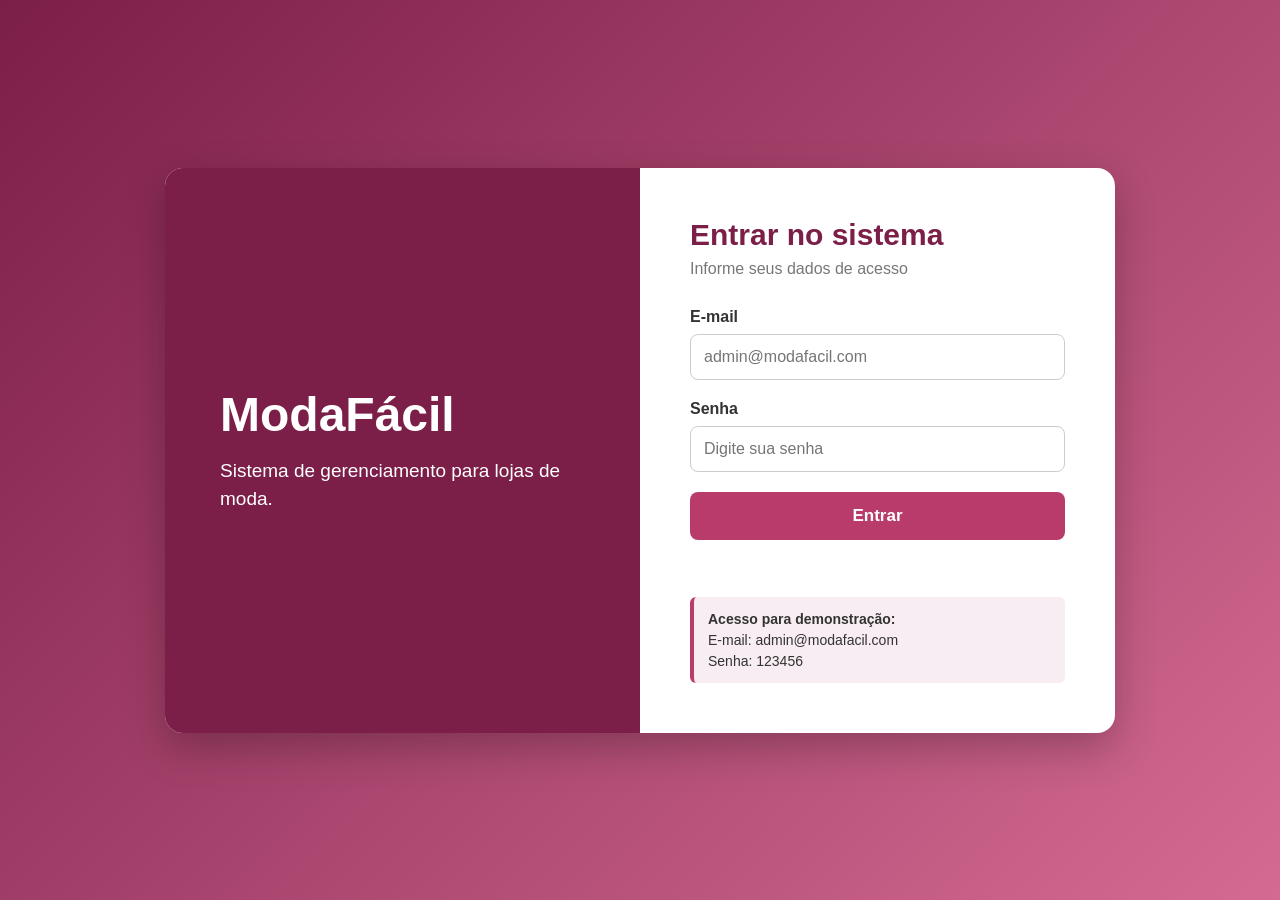
<file: src/main/resources/static/index.html>
<!DOCTYPE html>
<html lang="pt-BR">
<head>
    <meta charset="UTF-8">
    <meta name="viewport" content="width=device-width, initial-scale=1.0">
    <title>Login | ModaFácil</title>
    <link rel="stylesheet" href="css/style.css">
</head>

<body class="pagina-login">

    <main class="login-container">
        <section class="login-apresentacao">
            <h1>ModaFácil</h1>
            <p>Sistema de gerenciamento para lojas de moda.</p>
        </section>

        <section class="login-card">
            <h2>Entrar no sistema</h2>
            <p class="login-subtitulo">Informe seus dados de acesso</p>

            <form id="formLogin">
                <div class="campo">
                    <label for="email">E-mail</label>
                    <input
                        type="email"
                        id="email"
                        placeholder="admin@modafacil.com"
                        required
                    >
                </div>

                <div class="campo">
                    <label for="senha">Senha</label>
                    <input
                        type="password"
                        id="senha"
                        placeholder="Digite sua senha"
                        minlength="6"
                        required
                    >
                </div>

                <button type="submit" class="botao-principal">
                    Entrar
                </button>

                <p id="mensagemLogin" class="mensagem"></p>
            </form>

            <div class="dados-demonstracao">
                <strong>Acesso para demonstração:</strong>
                <p>E-mail: admin@modafacil.com</p>
                <p>Senha: 123456</p>
            </div>
        </section>
    </main>

    <script src="js/login.js"></script>
</body>
</html>
</file>
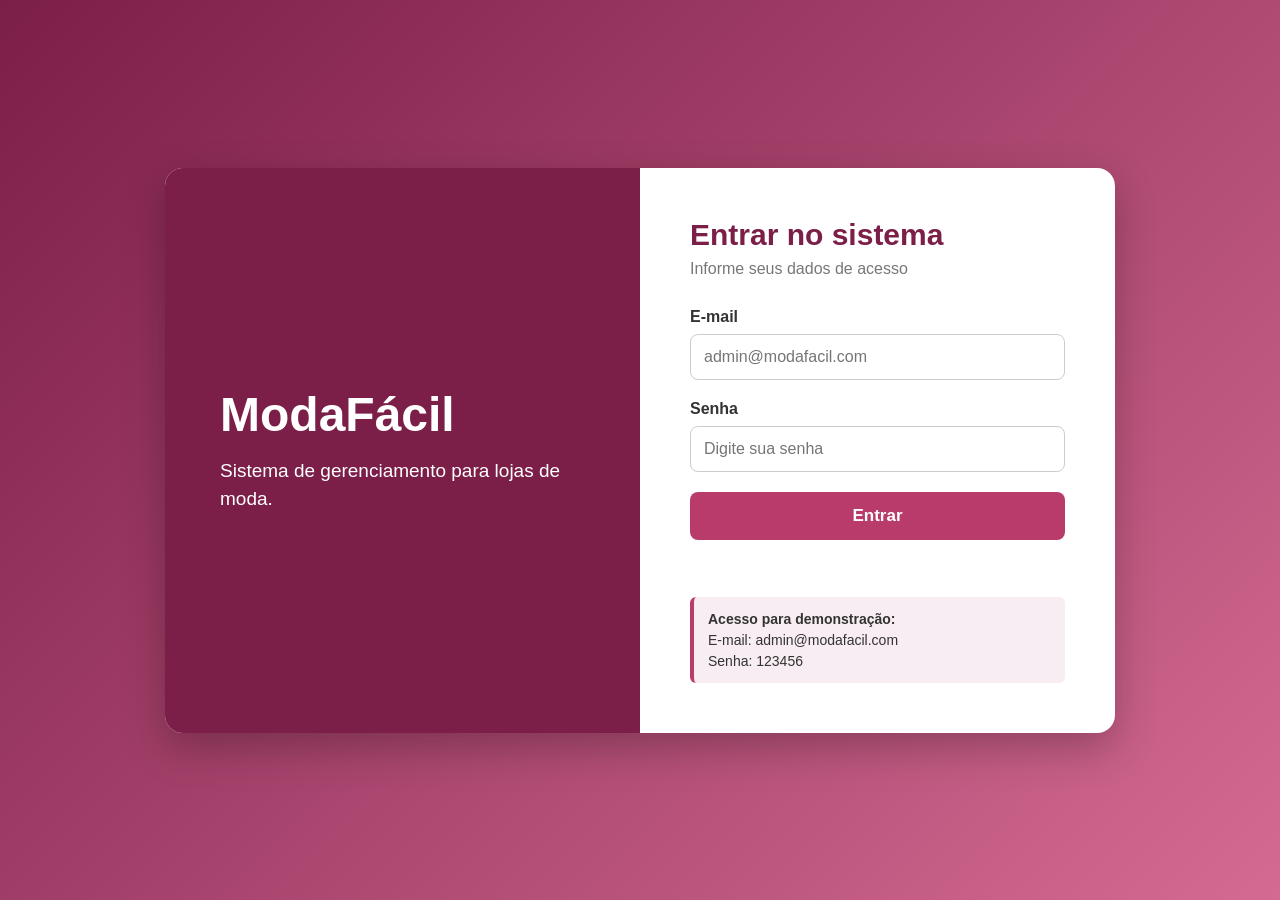
<file: src/main/resources/static/clientes.html>
<!DOCTYPE html>
<html lang="pt-BR">
<head>
    <meta charset="UTF-8">
    <meta name="viewport" content="width=device-width, initial-scale=1.0">
    <title>Clientes | ModaFácil</title>
    <link rel="stylesheet" href="css/style.css">
</head>

<body class="pagina-sistema">

    <aside class="menu-lateral">
        <div>
            <h1 class="logo">ModaFácil</h1>

            <nav>
                <a href="dashboard.html">🏠 Dashboard</a>
                <a href="produtos.html">👗 Produtos</a>
                <a href="clientes.html" class="menu-ativo">👥 Clientes</a>
            </nav>
        </div>

        <button id="botaoSair" class="botao-sair">Sair do sistema</button>
    </aside>

    <main class="conteudo-principal">
        <header class="cabecalho">
            <div>
                <h2>Gerenciamento de clientes</h2>
                <p>Cadastre e organize os dados dos clientes.</p>
            </div>
        </header>

        <section class="formulario-card">
            <h3>Dados pessoais</h3>

            <form id="formCliente">
                <div class="grade-formulario">
                    <div class="campo">
                        <label for="nomeCliente">Nome completo</label>
                        <input
                            type="text"
                            id="nomeCliente"
                            placeholder="Digite o nome completo"
                            required
                        >
                    </div>

                    <div class="campo">
                        <label for="emailCliente">E-mail</label>
                        <input
                            type="email"
                            id="emailCliente"
                            placeholder="cliente@email.com"
                            required
                        >
                    </div>

                    <div class="campo">
                        <label for="telefoneCliente">Telefone</label>
                        <input
                            type="tel"
                            id="telefoneCliente"
                            placeholder="Ex.: (11) 99999-9999"
                            required
                        >
                    </div>

                    <div class="campo">
                        <label for="cepCliente">CEP</label>
                        <input
                            type="text"
                            id="cepCliente"
                            placeholder="Ex.: 01001-000"
                            maxlength="9"
                            required
                        >
                    </div>
                </div>

                <h3 class="titulo-endereco">Endereço</h3>

                <div class="grade-formulario">
                    <div class="campo">
                        <label for="estadoCliente">Estado</label>
                        <select id="estadoCliente" required>
                            <option value="">Selecione</option>
                            <option value="AC">Acre</option>
                            <option value="AL">Alagoas</option>
                            <option value="AP">Amapá</option>
                            <option value="AM">Amazonas</option>
                            <option value="BA">Bahia</option>
                            <option value="CE">Ceará</option>
                            <option value="DF">Distrito Federal</option>
                            <option value="ES">Espírito Santo</option>
                            <option value="GO">Goiás</option>
                            <option value="MA">Maranhão</option>
                            <option value="MT">Mato Grosso</option>
                            <option value="MS">Mato Grosso do Sul</option>
                            <option value="MG">Minas Gerais</option>
                            <option value="PA">Pará</option>
                            <option value="PB">Paraíba</option>
                            <option value="PR">Paraná</option>
                            <option value="PE">Pernambuco</option>
                            <option value="PI">Piauí</option>
                            <option value="RJ">Rio de Janeiro</option>
                            <option value="RN">Rio Grande do Norte</option>
                            <option value="RS">Rio Grande do Sul</option>
                            <option value="RO">Rondônia</option>
                            <option value="RR">Roraima</option>
                            <option value="SC">Santa Catarina</option>
                            <option value="SP">São Paulo</option>
                            <option value="SE">Sergipe</option>
                            <option value="TO">Tocantins</option>
                        </select>
                    </div>

                    <div class="campo">
                        <label for="cidadeCliente">Cidade</label>
                        <input
                            type="text"
                            id="cidadeCliente"
                            placeholder="Ex.: São Paulo"
                            required
                        >
                    </div>

                    <div class="campo">
                        <label for="bairroCliente">Bairro</label>
                        <input
                            type="text"
                            id="bairroCliente"
                            placeholder="Digite o bairro"
                            required
                        >
                    </div>

                    <div class="campo">
                        <label for="ruaCliente">Rua</label>
                        <input
                            type="text"
                            id="ruaCliente"
                            placeholder="Digite o nome da rua"
                            required
                        >
                    </div>

                    <div class="campo">
                        <label for="numeroCliente">Número</label>
                        <input
                            type="text"
                            id="numeroCliente"
                            placeholder="Ex.: 125"
                            maxlength="10"
                            required
                        >
                    </div>

                    <div class="campo">
                        <label for="complementoCliente">
                            Complemento (opcional)
                        </label>
                        <input
                            type="text"
                            id="complementoCliente"
                            placeholder="Ex.: Apartamento 12"
                        >
                    </div>
                </div>

                <div class="acoes-formulario">
    <button
        type="submit"
        id="botaoSalvarCliente"
        class="botao-cadastrar"
    >
        Cadastrar cliente
    </button>

    <button
        type="button"
        id="botaoCancelarEdicao"
        class="botao-cancelar"
        hidden
    >
        Cancelar edição
    </button>
</div>

<p id="mensagemCliente" class="mensagem-formulario"></p>
            </form>
        </section>

        <section class="tabela-card">
            <div class="titulo-tabela">
                <h3>Clientes cadastrados</h3>

                <input
                    type="search"
                    id="pesquisaCliente"
                    placeholder="Pesquisar cliente ou endereço..."
                >
            </div>

            <div class="tabela-responsiva">
                <table>
                    <thead>
                        <tr>
                            <th>Nome</th>
                            <th>E-mail</th>
                            <th>Telefone</th>
                            <th>Endereço</th>
                            <th>Ação</th>
                        </tr>
                    </thead>

                    <tbody id="listaClientes">
                        <!-- Clientes inseridos pelo JavaScript -->
                    </tbody>
                </table>
            </div>

            <p id="semClientes" class="lista-vazia">
                Nenhum cliente cadastrado.
            </p>
        </section>
    </main>

    <script src="js/clientes.js"></script>
</body>
</html>
</file>
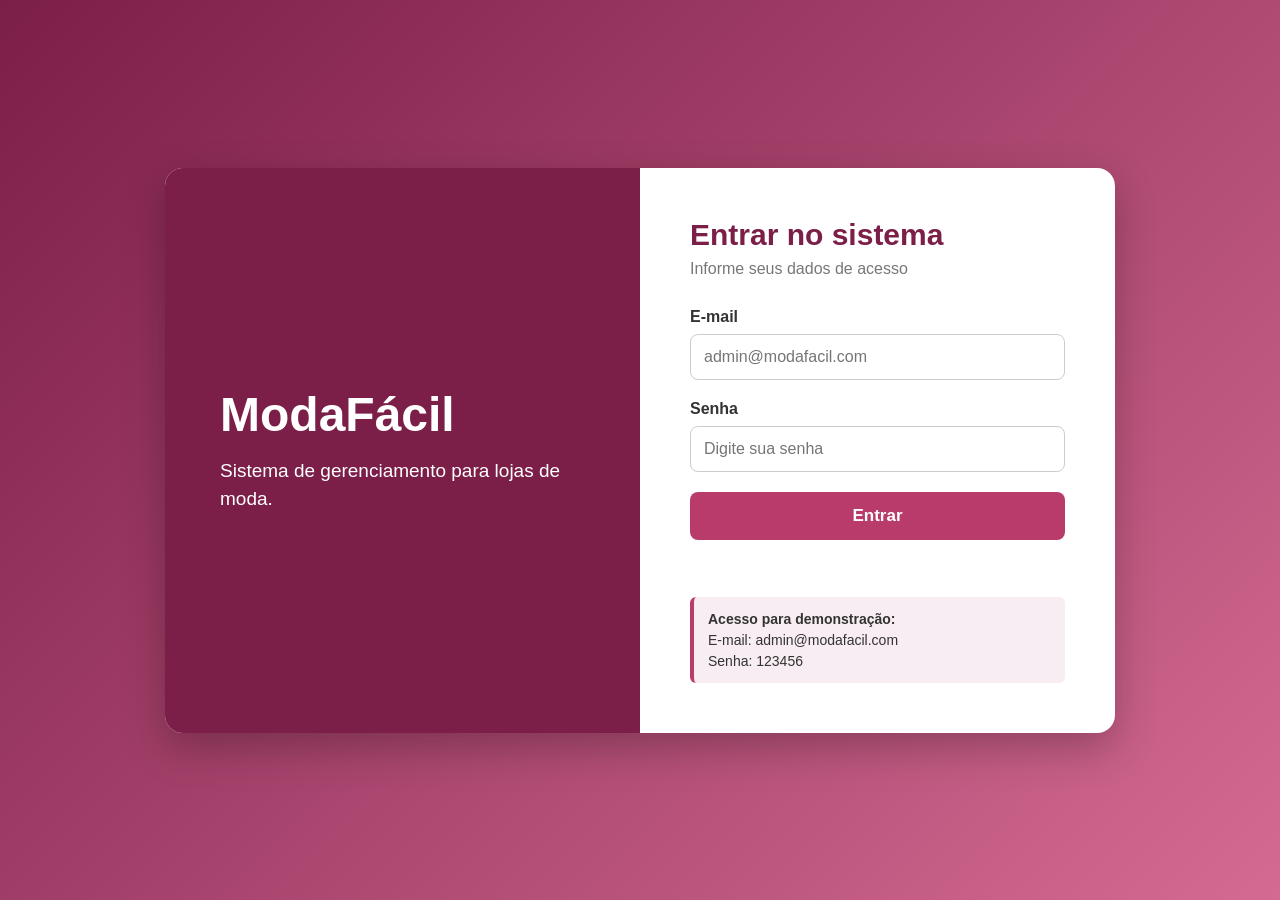
<file: src/main/resources/static/produtos.html>
<!DOCTYPE html>
<html lang="pt-BR">
<head>
    <meta charset="UTF-8">
    <meta name="viewport" content="width=device-width, initial-scale=1.0">
    <title>Produtos | ModaFácil</title>
    <link rel="stylesheet" href="css/style.css">
</head>

<body class="pagina-sistema">

    <aside class="menu-lateral">
        <div>
            <h1 class="logo">ModaFácil</h1>

            <nav>
                <a href="dashboard.html">🏠 Dashboard</a>
                <a href="produtos.html" class="menu-ativo">👗 Produtos</a>
                <a href="clientes.html">👥 Clientes</a>
            </nav>
        </div>

        <button id="botaoSair" class="botao-sair">Sair do sistema</button>
    </aside>

    <main class="conteudo-principal">
        <header class="cabecalho">
            <div>
                <h2>Gerenciamento de produtos</h2>
                <p>Cadastre e controle os produtos da loja.</p>
            </div>
        </header>

        <section class="formulario-card">
            <h3>Cadastrar produto</h3>

            <form id="formProduto">
                <div class="grade-formulario">
                    <div class="campo">
                        <label for="nomeProduto">Nome do produto</label>
                        <input
                            type="text"
                            id="nomeProduto"
                            placeholder="Ex.: Vestido floral"
                            required
                        >
                    </div>

                    <div class="campo">
                        <label for="categoria">Categoria</label>
                        <select id="categoria" required>
                            <option value="">Selecione</option>
                            <option value="Vestidos">Vestidos</option>
                            <option value="Blusas">Blusas</option>
                            <option value="Calças">Calças</option>
                            <option value="Saias">Saias</option>
                            <option value="Acessórios">Acessórios</option>
                            <option value="Calçados">Calçados</option>
                        </select>
                    </div>

                    <div class="campo">
                       <label for="preco">Preço (R$)</label>
                        <input
                            type="number"
                            id="preco"
                            min="0.01"
                            step="0.01"
                            placeholder="0,00"
                            required
                        >
                    </div>

                    <div class="campo">
                        <label for="quantidade">Quantidade</label>
                        <input
                            type="number"
                            id="quantidade"
                            min="1"
                            placeholder="0"
                            required
                        >
                    </div>
                </div>

                <div class="acoes-formulario">
    <button
        type="submit"
        id="botaoSalvarProduto"
        class="botao-cadastrar"
    >
        Cadastrar produto
    </button>

    <button
        type="button"
        id="botaoCancelarEdicaoProduto"
        class="botao-cancelar"
        hidden
    >
        Cancelar edição
    </button>
</div>

<p id="mensagemProduto" class="mensagem-formulario"></p>
            </form>
        </section>

        <section class="tabela-card">
            <div class="titulo-tabela">
                <h3>Produtos cadastrados</h3>

                <input
                    type="search"
                    id="pesquisaProduto"
                    placeholder="Pesquisar produto..."
                >
            </div>

            <div class="tabela-responsiva">
                <table>
                    <thead>
                        <tr>
                            <th>Produto</th>
                            <th>Categoria</th>
                            <th>Preço</th>
                            <th>Quantidade</th>
                            <th>Ação</th>
                        </tr>
                    </thead>

                    <tbody id="listaProdutos">
                        <!-- Os produtos serão inseridos pelo JavaScript -->
                    </tbody>
                </table>
            </div>

            <p id="semProdutos" class="lista-vazia">
                Nenhum produto cadastrado.
            </p>
        </section>
    </main>

    <script src="js/produtos.js"></script>
</body>
</html>
</file>
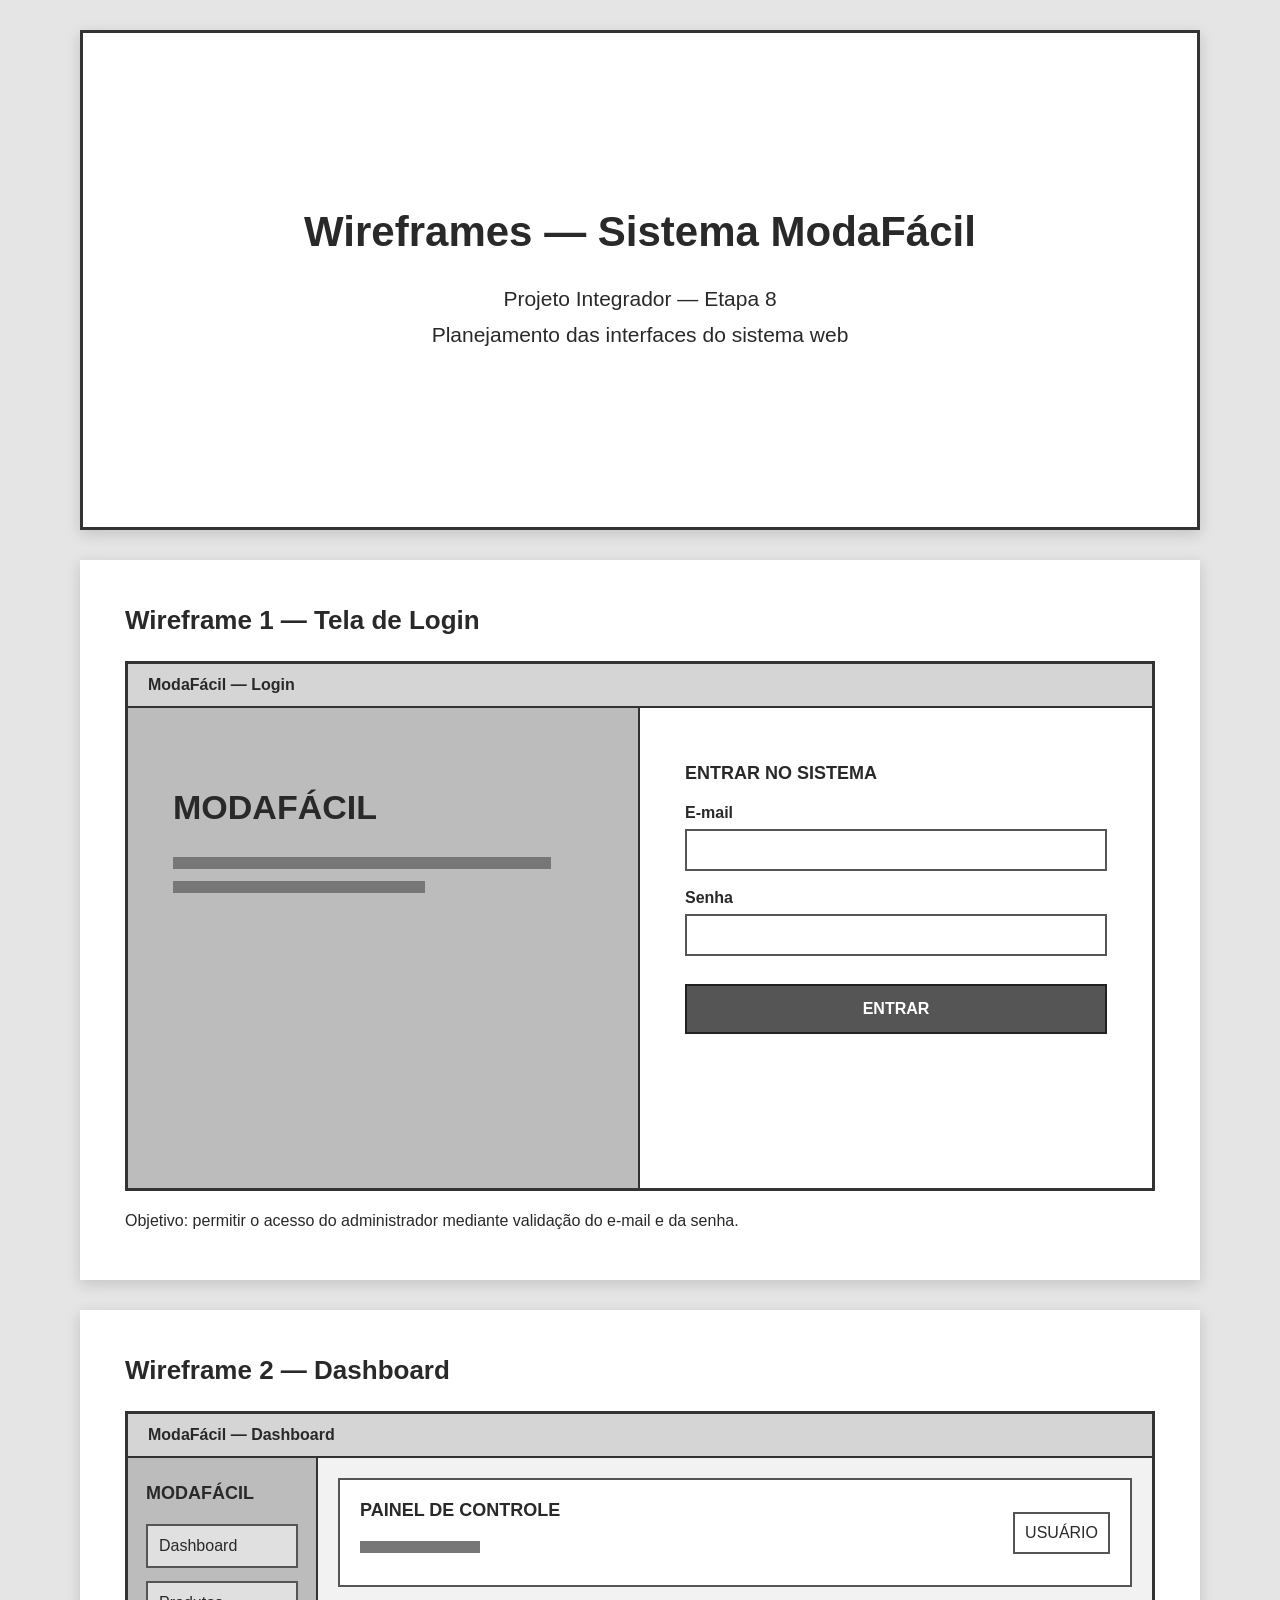
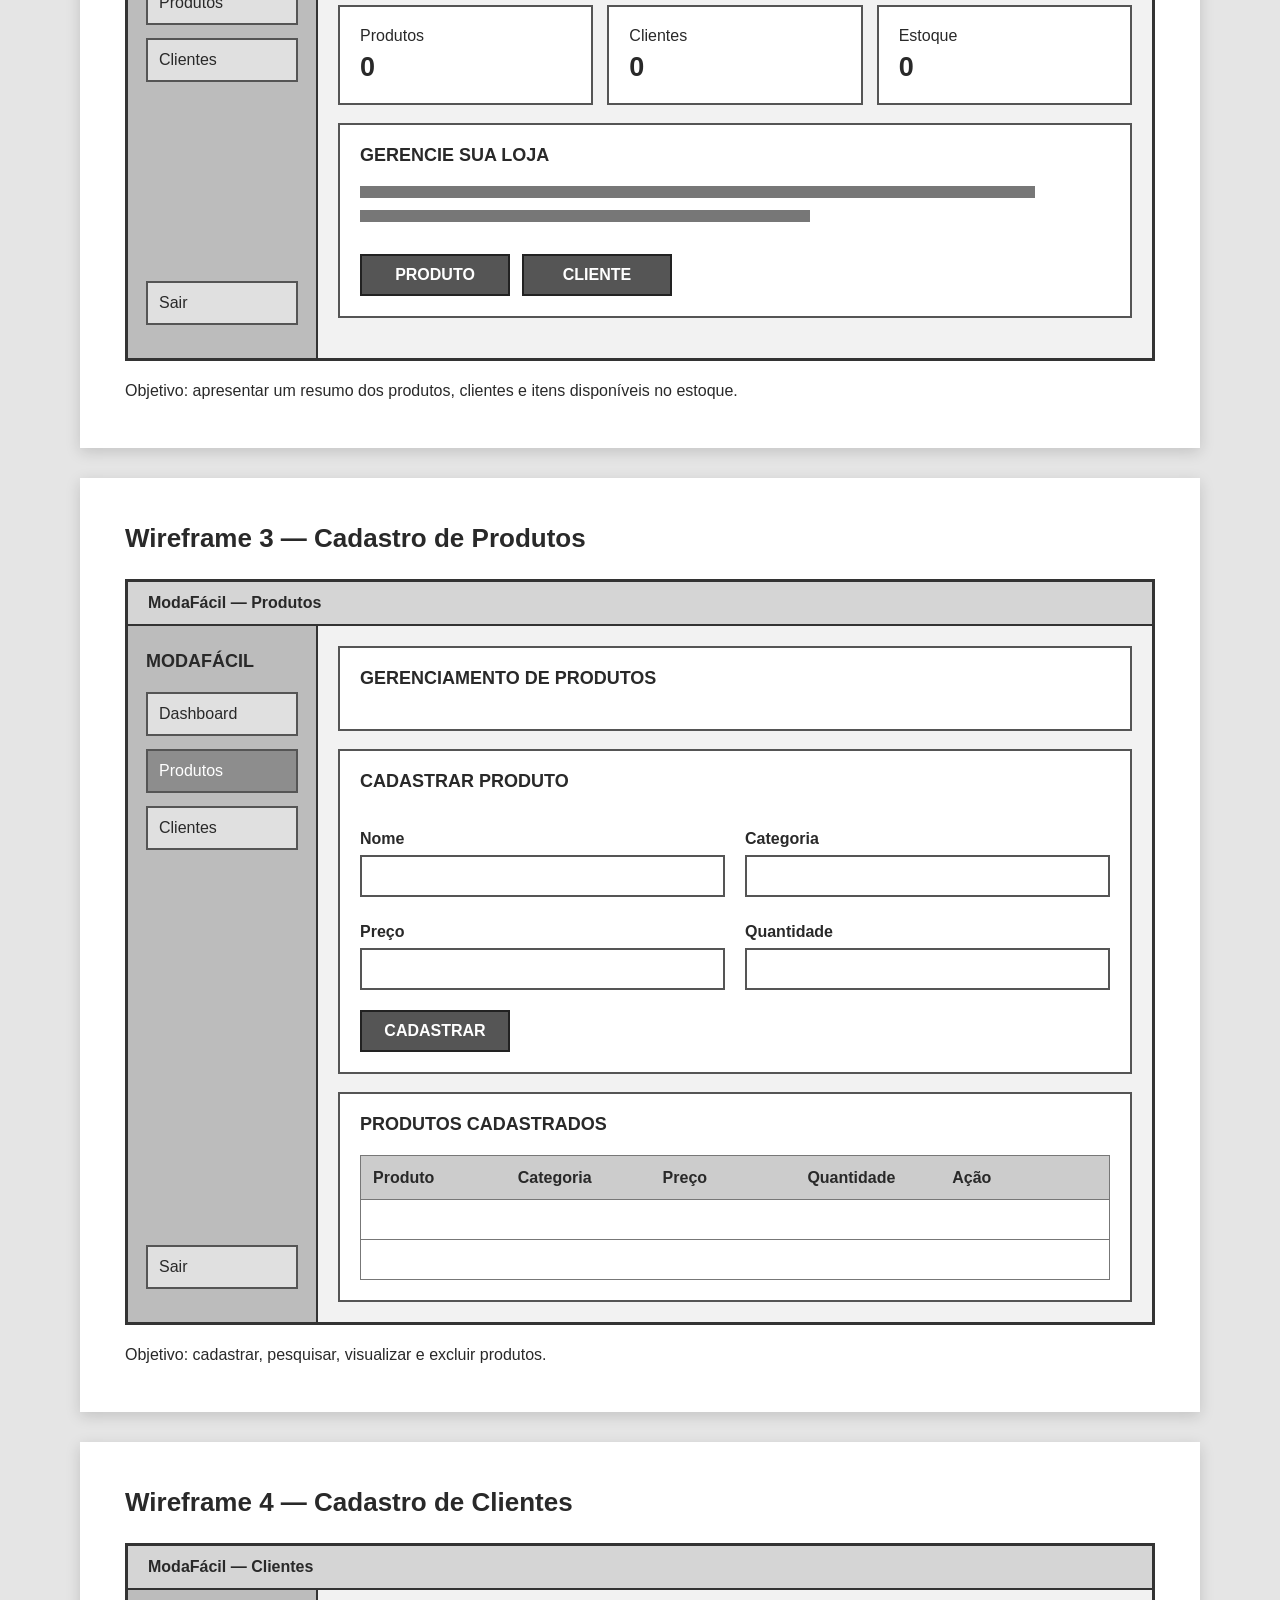
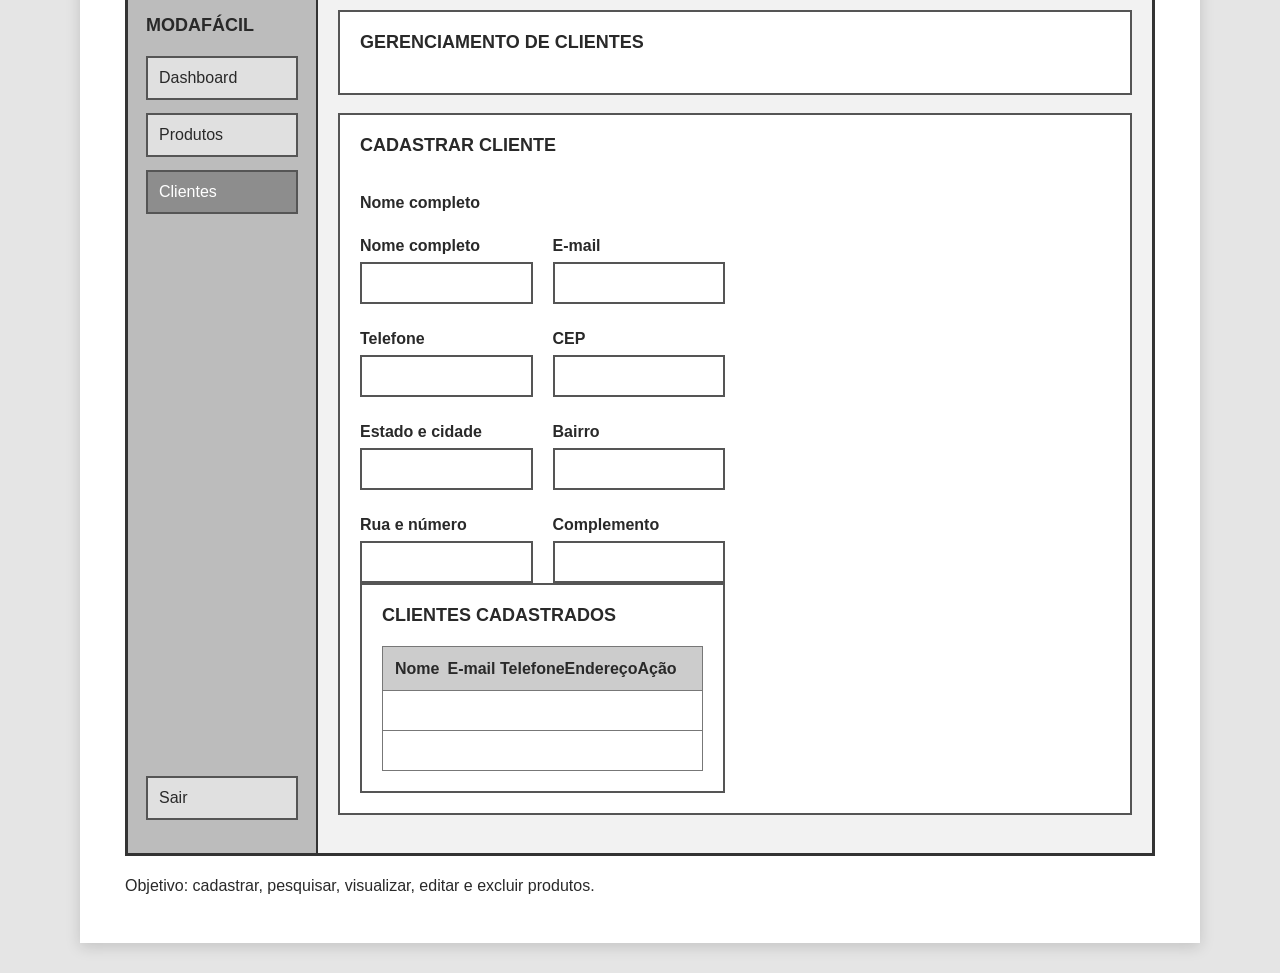
<file: src/main/resources/static/wireframes/wireframes.html>
<!DOCTYPE html>
<html lang="pt-BR">
<head>
    <meta charset="UTF-8">
    <meta name="viewport" content="width=device-width, initial-scale=1.0">
    <title>Wireframes | ModaFácil</title>
    <link rel="stylesheet" href="wireframes.css">
</head>

<body>
    <header class="capa">
        <h1>Wireframes — Sistema ModaFácil</h1>
        <p>Projeto Integrador — Etapa 8</p>
        <p>Planejamento das interfaces do sistema web</p>
    </header>

    <section class="pagina-wireframe">
        <h2>Wireframe 1 — Tela de Login</h2>

        <div class="navegador">
            <div class="barra-navegador">ModaFácil — Login</div>

            <div class="wireframe-login">
                <div class="bloco-apresentacao">
                    <div class="titulo-grande">MODAFÁCIL</div>
                    <div class="linha-texto longa"></div>
                    <div class="linha-texto media"></div>
                </div>

                <div class="bloco-formulario">
                    <div class="titulo-medio">ENTRAR NO SISTEMA</div>

                    <label>E-mail</label>
                    <div class="campo-wireframe"></div>

                    <label>Senha</label>
                    <div class="campo-wireframe"></div>

                    <div class="botao-wireframe">ENTRAR</div>
                </div>
            </div>
        </div>

        <p class="descricao">
            Objetivo: permitir o acesso do administrador mediante validação
            do e-mail e da senha.
        </p>
    </section>

    <section class="pagina-wireframe">
        <h2>Wireframe 2 — Dashboard</h2>

        <div class="navegador">
            <div class="barra-navegador">ModaFácil — Dashboard</div>

            <div class="estrutura-sistema">
                <aside class="menu-wireframe">
                    <div class="titulo-medio">MODAFÁCIL</div>
                    <div class="item-menu">Dashboard</div>
                    <div class="item-menu">Produtos</div>
                    <div class="item-menu">Clientes</div>
                    <div class="item-menu sair">Sair</div>
                </aside>

                <main class="conteudo-wireframe">
                    <div class="cabecalho-wireframe">
                        <div>
                            <div class="titulo-medio">PAINEL DE CONTROLE</div>
                            <div class="linha-texto media"></div>
                        </div>

                        <div class="usuario-wireframe">USUÁRIO</div>
                    </div>

                    <div class="cards-wireframe">
                        <div class="card-wireframe">
                            <span>Produtos</span>
                            <strong>0</strong>
                        </div>

                        <div class="card-wireframe">
                            <span>Clientes</span>
                            <strong>0</strong>
                        </div>

                        <div class="card-wireframe">
                            <span>Estoque</span>
                            <strong>0</strong>
                        </div>
                    </div>

                    <div class="painel-wireframe">
                        <div class="titulo-medio">GERENCIE SUA LOJA</div>
                        <div class="linha-texto longa"></div>
                        <div class="linha-texto media"></div>

                        <div class="botoes-wireframe">
                            <div class="botao-pequeno">PRODUTO</div>
                            <div class="botao-pequeno">CLIENTE</div>
                        </div>
                    </div>
                </main>
            </div>
        </div>

        <p class="descricao">
            Objetivo: apresentar um resumo dos produtos, clientes e itens
            disponíveis no estoque.
        </p>
    </section>

    <section class="pagina-wireframe">
        <h2>Wireframe 3 — Cadastro de Produtos</h2>

        <div class="navegador">
            <div class="barra-navegador">ModaFácil — Produtos</div>

            <div class="estrutura-sistema">
                <aside class="menu-wireframe">
                    <div class="titulo-medio">MODAFÁCIL</div>
                    <div class="item-menu">Dashboard</div>
                    <div class="item-menu ativo">Produtos</div>
                    <div class="item-menu">Clientes</div>
                    <div class="item-menu sair">Sair</div>
                </aside>

                <main class="conteudo-wireframe">
                    <div class="cabecalho-wireframe">
                        <div class="titulo-medio">
                            GERENCIAMENTO DE PRODUTOS
                        </div>
                    </div>

                    <div class="formulario-wireframe">
                        <div class="titulo-medio">CADASTRAR PRODUTO</div>

                        <div class="grade-wireframe">
                            <div>
                                <label>Nome</label>
                                <div class="campo-wireframe"></div>
                            </div>

                            <div>
                                <label>Categoria</label>
                                <div class="campo-wireframe"></div>
                            </div>

                            <div>
                                <label>Preço</label>
                                <div class="campo-wireframe"></div>
                            </div>

                            <div>
                                <label>Quantidade</label>
                                <div class="campo-wireframe"></div>
                            </div>
                        </div>

                        <div class="botao-pequeno">CADASTRAR</div>
                    </div>

                    <div class="tabela-wireframe">
                        <div class="titulo-medio">PRODUTOS CADASTRADOS</div>
                        <div class="linha-tabela cabecalho-tabela">
                            <span>Produto</span>
                            <span>Categoria</span>
                            <span>Preço</span>
                            <span>Quantidade</span>
                            <span>Ação</span>
                        </div>
                        <div class="linha-tabela"></div>
                        <div class="linha-tabela"></div>
                    </div>
                </main>
            </div>
        </div>

        <p class="descricao">
            Objetivo: cadastrar, pesquisar, visualizar e excluir produtos.
        </p>
    </section>

    <section class="pagina-wireframe">
        <h2>Wireframe 4 — Cadastro de Clientes</h2>

        <div class="navegador">
            <div class="barra-navegador">ModaFácil — Clientes</div>

            <div class="estrutura-sistema">
                <aside class="menu-wireframe">
                    <div class="titulo-medio">MODAFÁCIL</div>
                    <div class="item-menu">Dashboard</div>
                    <div class="item-menu">Produtos</div>
                    <div class="item-menu ativo">Clientes</div>
                    <div class="item-menu sair">Sair</div>
                </aside>

                <main class="conteudo-wireframe">
                    <div class="cabecalho-wireframe">
                        <div class="titulo-medio">
                            GERENCIAMENTO DE CLIENTES
                        </div>
                    </div>

                    <div class="formulario-wireframe">
                        <div class="titulo-medio">CADASTRAR CLIENTE</div>

                        <div class="grade-wireframe">
                            <div>
                                <label>Nome completo</label>
                                <div class="grade-wireframe">
    <div>
        <label>Nome completo</label>
        <div class="campo-wireframe"></div>
    </div>

    <div>
        <label>E-mail</label>
        <div class="campo-wireframe"></div>
    </div>

    <div>
        <label>Telefone</label>
        <div class="campo-wireframe"></div>
    </div>

    <div>
        <label>CEP</label>
        <div class="campo-wireframe"></div>
    </div>

    <div>
        <label>Estado e cidade</label>
        <div class="campo-wireframe"></div>
    </div>

    <div>
        <label>Bairro</label>
        <div class="campo-wireframe"></div>
    </div>

    <div>
        <label>Rua e número</label>
        <div class="campo-wireframe"></div>
    </div>

    <div>
        <label>Complemento</label>
        <div class="campo-wireframe"></div>
    </div>
</div>

                    <div class="tabela-wireframe">
                        <div class="titulo-medio">CLIENTES CADASTRADOS</div>
                        <div class="linha-tabela cabecalho-tabela">
                            <span>Nome</span>
                            <span>E-mail</span>
                            <span>Telefone</span>
                            <span>Endereço</span>
                            <span>Ação</span>
                        </div>
                        <div class="linha-tabela"></div>
                        <div class="linha-tabela"></div>
                    </div>
                </main>
            </div>
        </div>

        <p class="descricao">
           Objetivo: cadastrar, pesquisar, visualizar, editar e excluir produtos.
        </p>
    </section>
</body>
</html>
</file>
<file: src/main/resources/static/css/style.css>
* {
    margin: 0;
    padding: 0;
    box-sizing: border-box;
}

body {
    font-family: Arial, Helvetica, sans-serif;
    color: #333333;
}

.pagina-login {
    min-height: 100vh;
    background: linear-gradient(135deg, #7b1e48, #d46a92);
    display: flex;
    align-items: center;
    justify-content: center;
    padding: 20px;
}

.login-container {
    width: 100%;
    max-width: 950px;
    min-height: 540px;
    background-color: #ffffff;
    border-radius: 18px;
    display: grid;
    grid-template-columns: 1fr 1fr;
    overflow: hidden;
    box-shadow: 0 15px 40px rgba(0, 0, 0, 0.25);
}

.login-apresentacao {
    background-color: #7b1e48;
    color: #ffffff;
    display: flex;
    flex-direction: column;
    justify-content: center;
    padding: 55px;
}

.login-apresentacao h1 {
    font-size: 48px;
    margin-bottom: 15px;
}

.login-apresentacao p {
    font-size: 19px;
    line-height: 1.5;
}

.login-card {
    display: flex;
    flex-direction: column;
    justify-content: center;
    padding: 50px;
}

.login-card h2 {
    color: #7b1e48;
    font-size: 30px;
    margin-bottom: 8px;
}

.login-subtitulo {
    color: #777777;
    margin-bottom: 30px;
}

.campo {
    margin-bottom: 20px;
}

.campo label {
    display: block;
    font-weight: bold;
    margin-bottom: 8px;
}

.campo input {
    width: 100%;
    padding: 13px;
    border: 1px solid #cccccc;
    border-radius: 8px;
    font-size: 16px;
    outline: none;
}

.campo input:focus {
    border-color: #b83b6b;
    box-shadow: 0 0 0 3px rgba(184, 59, 107, 0.15);
}

.botao-principal {
    width: 100%;
    padding: 14px;
    background-color: #b83b6b;
    color: #ffffff;
    border: none;
    border-radius: 8px;
    font-size: 17px;
    font-weight: bold;
    cursor: pointer;
}

.botao-principal:hover {
    background-color: #8e294f;
}

.mensagem {
    min-height: 22px;
    margin-top: 15px;
    text-align: center;
    font-weight: bold;
}

.dados-demonstracao {
    background-color: #f8edf2;
    border-left: 4px solid #b83b6b;
    border-radius: 6px;
    margin-top: 20px;
    padding: 14px;
    font-size: 14px;
}

.dados-demonstracao p {
    margin-top: 5px;
}

@media (max-width: 750px) {
    .login-container {
        grid-template-columns: 1fr;
    }

    .login-apresentacao {
        padding: 30px;
        text-align: center;
    }

    .login-apresentacao h1 {
        font-size: 36px;
    }

    .login-card {
        padding: 35px 25px;
    }
}




/* DASHBOARD E PÁGINAS DO SISTEMA */

.pagina-sistema {
    min-height: 100vh;
    background-color: #f5f3f4;
    display: flex;
}

.menu-lateral {
    width: 250px;
    min-height: 100vh;
    background-color: #651a3b;
    color: #ffffff;
    padding: 30px 20px;
    display: flex;
    flex-direction: column;
    justify-content: space-between;
    position: fixed;
    left: 0;
    top: 0;
}

.logo {
    font-size: 30px;
    text-align: center;
    margin-bottom: 40px;
}

.menu-lateral nav {
    display: flex;
    flex-direction: column;
    gap: 10px;
}

.menu-lateral nav a {
    color: #ffffff;
    text-decoration: none;
    padding: 14px 16px;
    border-radius: 8px;
    transition: 0.3s;
}

.menu-lateral nav a:hover,
.menu-lateral nav .menu-ativo {
    background-color: #b83b6b;
}

.botao-sair {
    padding: 12px;
    color: #ffffff;
    background-color: transparent;
    border: 1px solid #ffffff;
    border-radius: 8px;
    font-size: 15px;
    cursor: pointer;
}

.botao-sair:hover {
    background-color: #ffffff;
    color: #651a3b;
}

.conteudo-principal {
    width: calc(100% - 250px);
    margin-left: 250px;
    padding: 30px;
}

.cabecalho {
    background-color: #ffffff;
    padding: 22px 25px;
    border-radius: 12px;
    display: flex;
    align-items: center;
    justify-content: space-between;
    box-shadow: 0 3px 12px rgba(0, 0, 0, 0.08);
}

.cabecalho h2 {
    color: #651a3b;
    margin-bottom: 5px;
}

.cabecalho p {
    color: #777777;
}

.usuario {
    display: flex;
    align-items: center;
    gap: 10px;
    color: #651a3b;
}

.usuario span {
    font-size: 26px;
}

.cards-dashboard {
    display: grid;
    grid-template-columns: repeat(3, 1fr);
    gap: 20px;
    margin: 25px 0;
}

.card-resumo {
    background-color: #ffffff;
    padding: 25px;
    border-radius: 12px;
    display: flex;
    align-items: center;
    gap: 18px;
    box-shadow: 0 3px 12px rgba(0, 0, 0, 0.08);
    border-left: 5px solid #b83b6b;
}

.card-icone {
    font-size: 38px;
}

.card-resumo p {
    color: #777777;
    margin-bottom: 7px;
}

.card-resumo strong {
    color: #651a3b;
    font-size: 30px;
}

.painel-boas-vindas {
    min-height: 290px;
    background: linear-gradient(135deg, #ffffff, #f8e9f0);
    padding: 40px;
    border-radius: 12px;
    display: flex;
    align-items: center;
    justify-content: space-between;
    box-shadow: 0 3px 12px rgba(0, 0, 0, 0.08);
}

.painel-boas-vindas h3 {
    color: #651a3b;
    font-size: 28px;
    margin-bottom: 15px;
}

.painel-boas-vindas p {
    max-width: 620px;
    color: #555555;
    line-height: 1.6;
}

.atalhos {
    display: flex;
    gap: 12px;
    margin-top: 25px;
}

.botao-atalho {
    display: inline-block;
    padding: 13px 20px;
    background-color: #b83b6b;
    color: #ffffff;
    text-decoration: none;
    border-radius: 8px;
    font-weight: bold;
}

.botao-atalho:hover {
    background-color: #8e294f;
}

.botao-atalho.secundario {
    background-color: #ffffff;
    color: #b83b6b;
    border: 1px solid #b83b6b;
}

.ilustracao-dashboard {
    padding: 25px;
    font-size: 100px;
}

@media (max-width: 900px) {
    .cards-dashboard {
        grid-template-columns: 1fr;
    }

    .ilustracao-dashboard {
        display: none;
    }
}

@media (max-width: 650px) {
    .pagina-sistema {
        display: block;
    }

    .menu-lateral {
        width: 100%;
        min-height: auto;
        position: static;
        padding: 20px;
    }

    .menu-lateral nav {
        margin-bottom: 20px;
    }

    .conteudo-principal {
        width: 100%;
        margin-left: 0;
        padding: 15px;
    }

    .cabecalho {
        align-items: flex-start;
        flex-direction: column;
        gap: 15px;
    }

    .painel-boas-vindas {
        padding: 25px;
    }

    .atalhos {
        flex-direction: column;
    }

    .botao-atalho {
        text-align: center;
    }
}



/* FORMULÁRIOS E TABELAS */

.formulario-card,
.tabela-card {
    background-color: #ffffff;
    margin-top: 25px;
    padding: 28px;
    border-radius: 12px;
    box-shadow: 0 3px 12px rgba(0, 0, 0, 0.08);
}

.formulario-card h3,
.tabela-card h3 {
    color: #651a3b;
    font-size: 22px;
    margin-bottom: 22px;
}

.grade-formulario {
    display: grid;
    grid-template-columns: repeat(2, 1fr);
    gap: 5px 20px;
}

.campo select {
    width: 100%;
    padding: 13px;
    background-color: #ffffff;
    border: 1px solid #cccccc;
    border-radius: 8px;
    font-size: 16px;
    outline: none;
}

.campo select:focus {
    border-color: #b83b6b;
    box-shadow: 0 0 0 3px rgba(184, 59, 107, 0.15);
}

.botao-cadastrar {
    padding: 13px 24px;
    background-color: #b83b6b;
    color: #ffffff;
    border: none;
    border-radius: 8px;
    font-size: 16px;
    font-weight: bold;
    cursor: pointer;
}

.botao-cadastrar:hover {
    background-color: #8e294f;
}

.mensagem-formulario {
    min-height: 22px;
    margin-top: 12px;
    font-weight: bold;
}

.titulo-tabela {
    display: flex;
    align-items: center;
    justify-content: space-between;
    gap: 20px;
    margin-bottom: 20px;
}

.titulo-tabela h3 {
    margin-bottom: 0;
}

.titulo-tabela input {
    width: 280px;
    padding: 11px;
    border: 1px solid #cccccc;
    border-radius: 8px;
    font-size: 15px;
    outline: none;
}

.titulo-tabela input:focus {
    border-color: #b83b6b;
}

.tabela-responsiva {
    overflow-x: auto;
}

table {
    width: 100%;
    border-collapse: collapse;
}

th,
td {
    padding: 14px;
    border-bottom: 1px solid #eeeeee;
    text-align: left;
}

th {
    background-color: #f8e9f0;
    color: #651a3b;
}

tr:hover {
    background-color: #fff8fb;
}

.botao-excluir {
    padding: 8px 13px;
    background-color: #c62828;
    color: #ffffff;
    border: none;
    border-radius: 6px;
    cursor: pointer;
}

.botao-excluir:hover {
    background-color: #971d1d;
}

.lista-vazia {
    color: #777777;
    padding: 25px;
    text-align: center;
}

@media (max-width: 700px) {
    .grade-formulario {
        grid-template-columns: 1fr;
    }

    .titulo-tabela {
        align-items: stretch;
        flex-direction: column;
    }

    .titulo-tabela input {
        width: 100%;
    }
}



/* EDIÇÃO DE CLIENTES */

.acoes-formulario {
    display: flex;
    gap: 12px;
    margin-top: 5px;
}

.botao-editar {
    padding: 8px 13px;
    margin-right: 8px;
    background-color: #d88916;
    color: #ffffff;
    border: none;
    border-radius: 6px;
    cursor: pointer;
}

.botao-editar:hover {
    background-color: #a9670e;
}

.botao-cancelar {
    padding: 13px 24px;
    background-color: #777777;
    color: #ffffff;
    border: none;
    border-radius: 8px;
    font-size: 16px;
    font-weight: bold;
    cursor: pointer;
}

.botao-cancelar:hover {
    background-color: #555555;
}

@media (max-width: 600px) {
    .acoes-formulario {
        flex-direction: column;
    }
}
</file>
<file: src/main/resources/static/wireframes/wireframes.css>
* {
    margin: 0;
    padding: 0;
    box-sizing: border-box;
}

body {
    background-color: #e5e5e5;
    color: #292929;
    font-family: Arial, Helvetica, sans-serif;
}

.capa,
.pagina-wireframe {
    width: 1120px;
    min-height: 720px;
    background-color: #ffffff;
    margin: 30px auto;
    padding: 45px;
    box-shadow: 0 4px 14px rgba(0, 0, 0, 0.15);
}

.capa {
    min-height: 500px;
    border: 3px solid #333333;
    display: flex;
    align-items: center;
    justify-content: center;
    flex-direction: column;
    text-align: center;
}

.capa h1 {
    font-size: 42px;
    margin-bottom: 25px;
}

.capa p {
    font-size: 21px;
    margin: 6px;
}

.pagina-wireframe h2 {
    font-size: 26px;
    margin-bottom: 25px;
}

.navegador {
    border: 3px solid #333333;
}

.barra-navegador {
    background-color: #d5d5d5;
    border-bottom: 2px solid #333333;
    padding: 12px 20px;
    font-weight: bold;
}

.wireframe-login {
    min-height: 480px;
    display: grid;
    grid-template-columns: 1fr 1fr;
}

.bloco-apresentacao {
    background-color: #bcbcbc;
    border-right: 2px solid #333333;
    padding: 80px 45px;
}

.bloco-formulario {
    padding: 55px 45px;
}

.titulo-grande {
    font-size: 34px;
    font-weight: bold;
    margin-bottom: 30px;
}

.titulo-medio {
    font-size: 18px;
    font-weight: bold;
    margin-bottom: 20px;
}

.linha-texto {
    height: 12px;
    background-color: #777777;
    margin: 12px 0;
}

.linha-texto.longa {
    width: 90%;
}

.linha-texto.media {
    width: 60%;
}

label {
    display: block;
    font-weight: bold;
    margin: 18px 0 7px;
}

.campo-wireframe {
    height: 42px;
    background-color: #ffffff;
    border: 2px solid #555555;
}

.botao-wireframe,
.botao-pequeno {
    background-color: #555555;
    color: #ffffff;
    border: 2px solid #222222;
    text-align: center;
    font-weight: bold;
}

.botao-wireframe {
    margin-top: 28px;
    padding: 14px;
}

.botao-pequeno {
    width: 150px;
    margin-top: 20px;
    padding: 10px;
}

.estrutura-sistema {
    min-height: 500px;
    display: grid;
    grid-template-columns: 190px 1fr;
}

.menu-wireframe {
    background-color: #bcbcbc;
    border-right: 2px solid #333333;
    padding: 25px 18px;
    position: relative;
}

.item-menu {
    background-color: #e0e0e0;
    border: 2px solid #555555;
    margin: 13px 0;
    padding: 11px;
}

.item-menu.ativo {
    background-color: #8d8d8d;
    color: #ffffff;
}

.item-menu.sair {
    width: calc(100% - 36px);
    position: absolute;
    bottom: 20px;
}

.conteudo-wireframe {
    background-color: #f2f2f2;
    padding: 20px;
}

.cabecalho-wireframe,
.formulario-wireframe,
.tabela-wireframe,
.painel-wireframe {
    background-color: #ffffff;
    border: 2px solid #555555;
    padding: 20px;
}

.cabecalho-wireframe {
    display: flex;
    align-items: center;
    justify-content: space-between;
}

.usuario-wireframe {
    border: 2px solid #555555;
    padding: 10px;
}

.cards-wireframe {
    display: grid;
    grid-template-columns: repeat(3, 1fr);
    gap: 14px;
    margin: 18px 0;
}

.card-wireframe {
    min-height: 100px;
    background-color: #ffffff;
    border: 2px solid #555555;
    padding: 20px;
    display: flex;
    justify-content: space-between;
    flex-direction: column;
}

.card-wireframe strong {
    font-size: 27px;
}

.painel-wireframe {
    min-height: 195px;
}

.botoes-wireframe {
    display: flex;
    gap: 12px;
}

.formulario-wireframe {
    margin: 18px 0;
}

.grade-wireframe {
    display: grid;
    grid-template-columns: 1fr 1fr;
    gap: 8px 20px;
}

.tabela-wireframe {
    min-height: 150px;
}

.linha-tabela {
    min-height: 40px;
    border: 1px solid #777777;
    border-top: none;
}

.cabecalho-tabela {
    min-height: 45px;
    background-color: #cccccc;
    border-top: 1px solid #777777;
    display: grid;
    grid-template-columns: repeat(5, 1fr);
    align-items: center;
    padding: 0 12px;
    font-weight: bold;
}

.descricao {
    margin-top: 18px;
    line-height: 1.5;
}

@media print {
    body {
        background-color: #ffffff;
    }

    .capa,
    .pagina-wireframe {
        width: 100%;
        min-height: 95vh;
        margin: 0;
        box-shadow: none;
        page-break-after: always;
    }
}

@media (max-width: 1150px) {
    .capa,
    .pagina-wireframe {
        width: 95%;
    }
}
</file>
